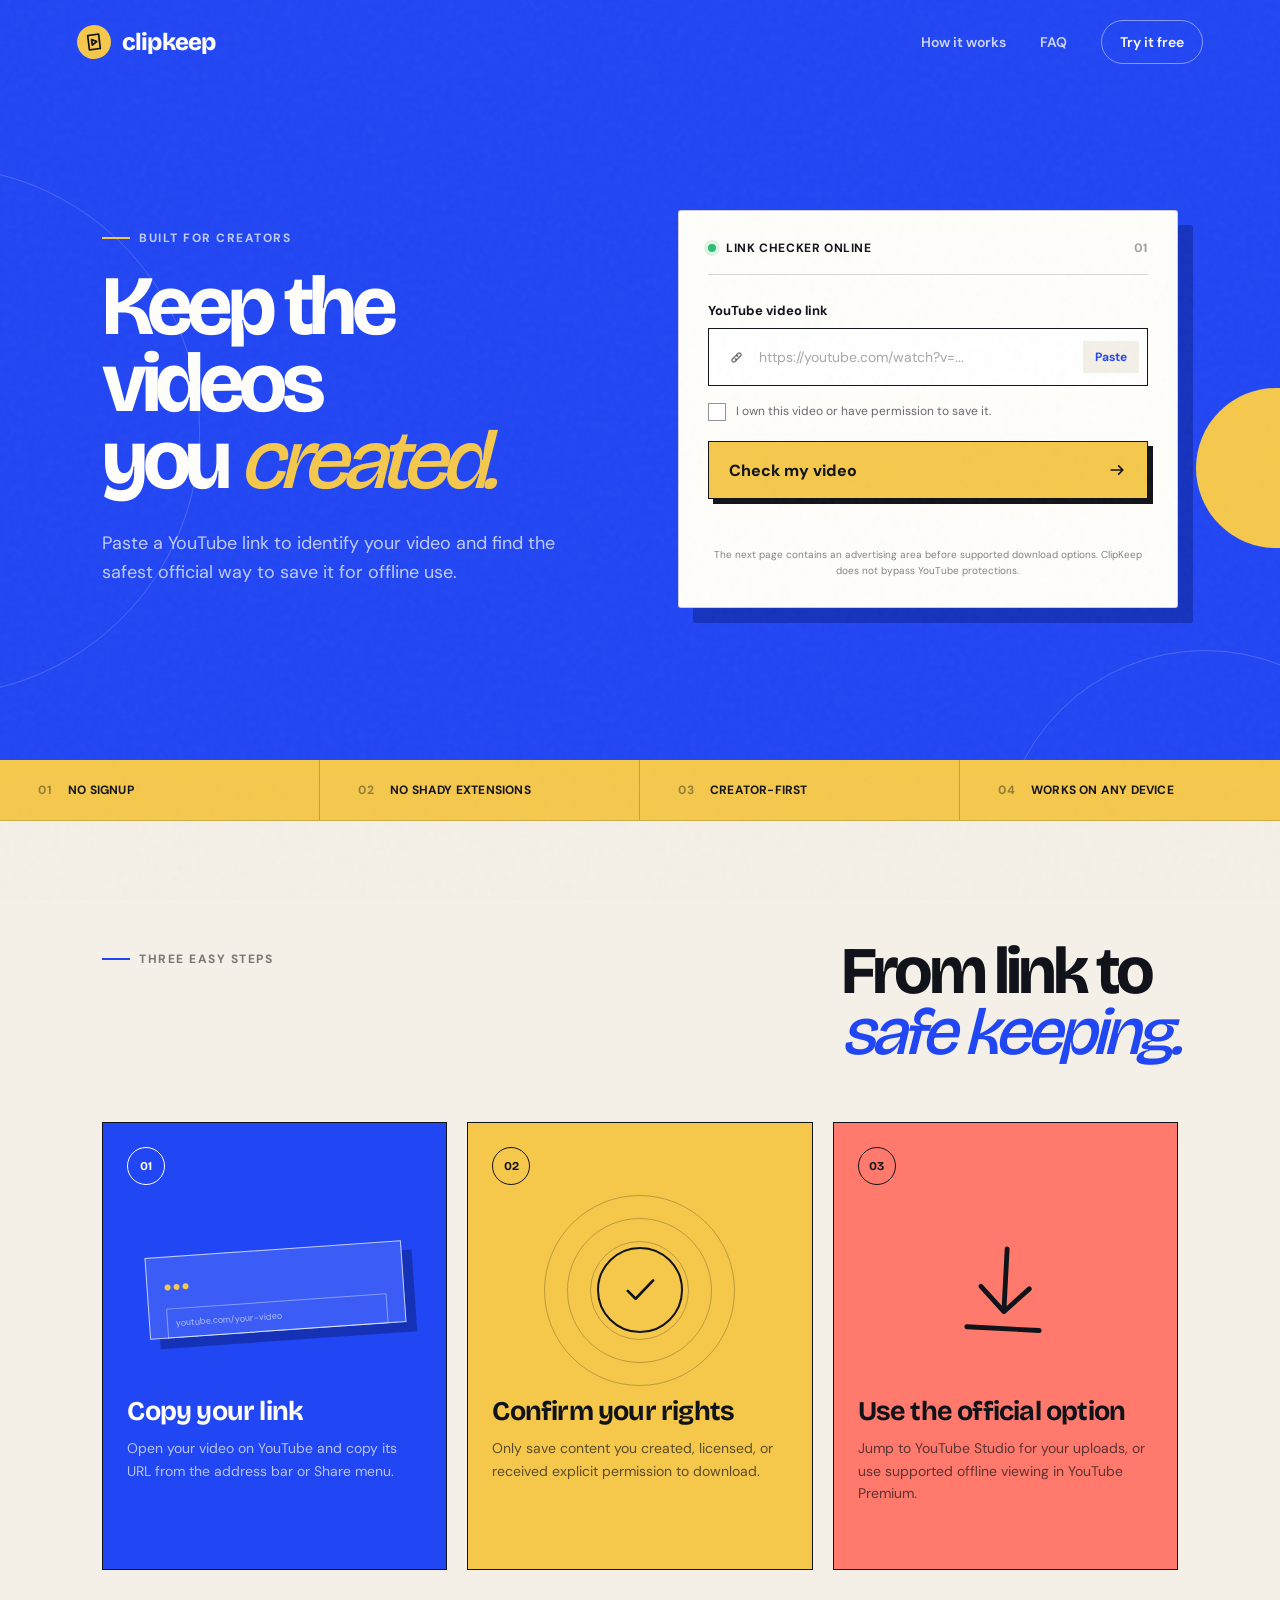
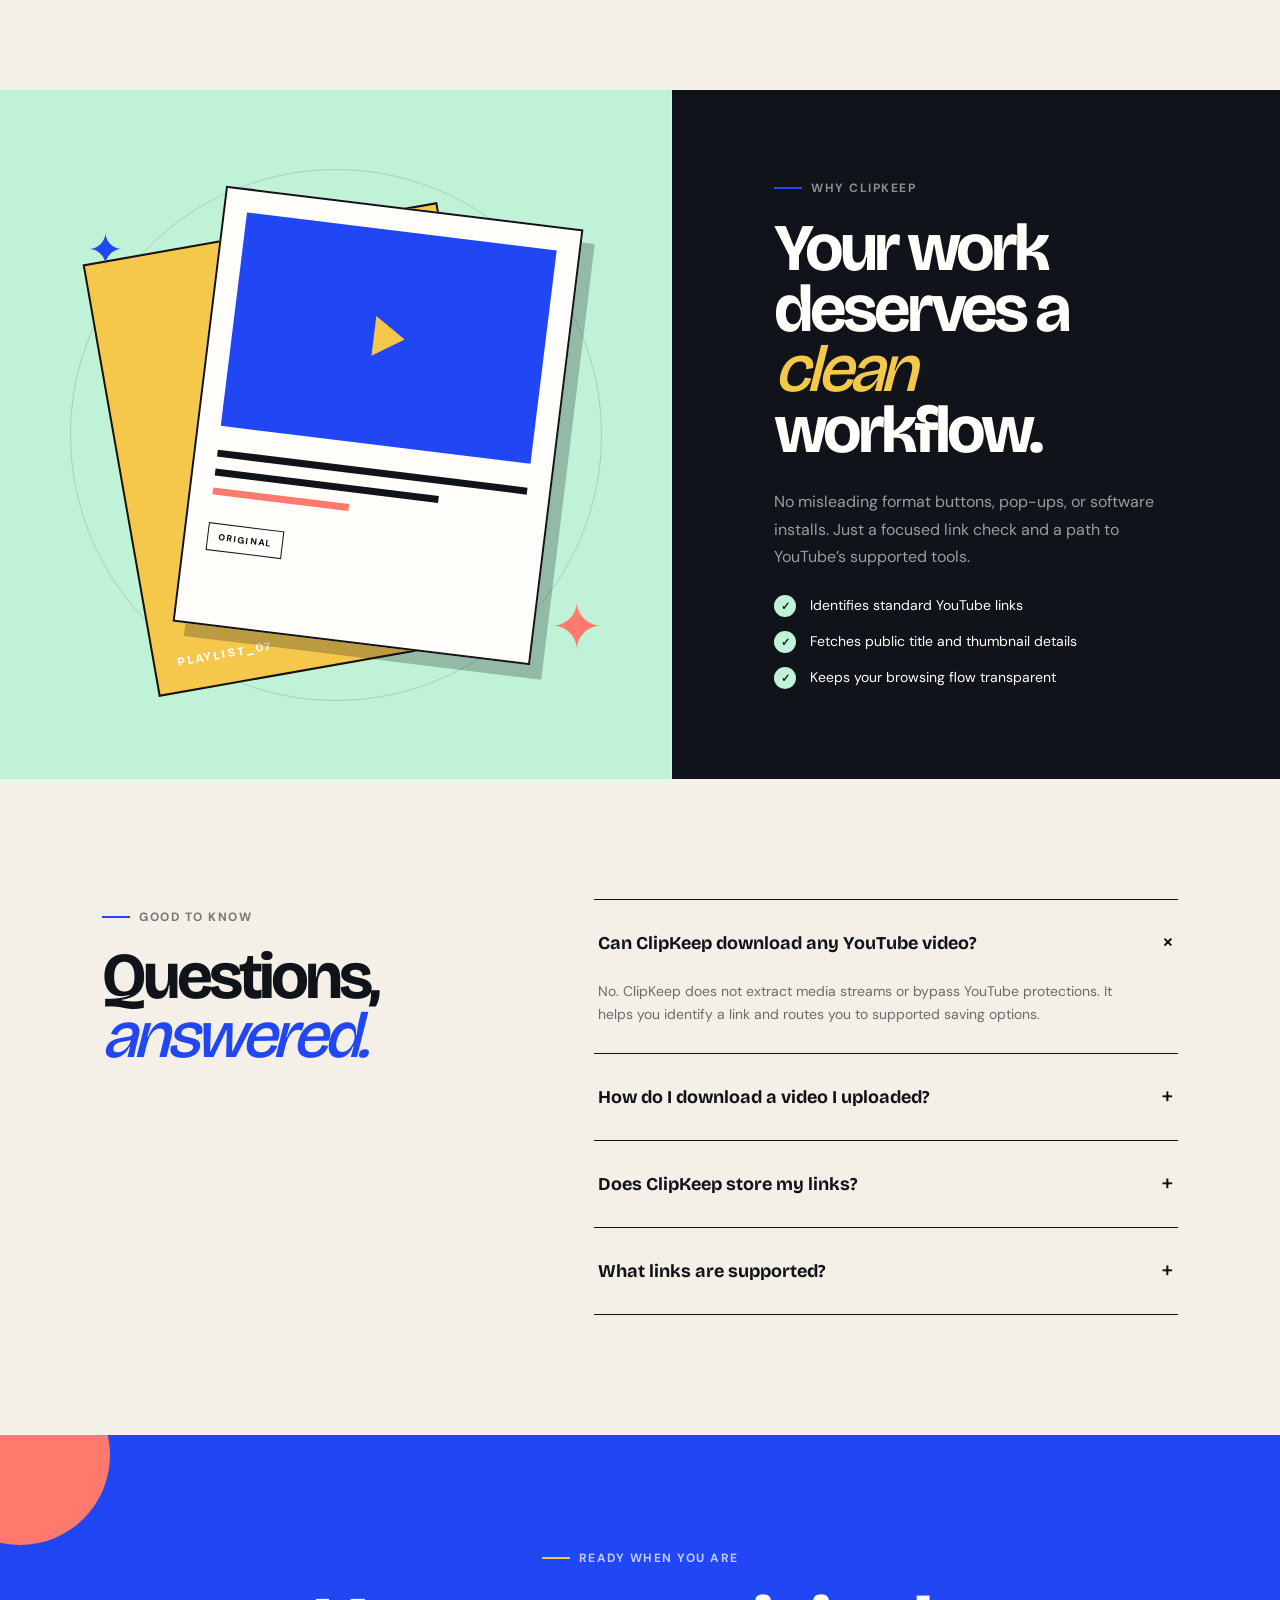
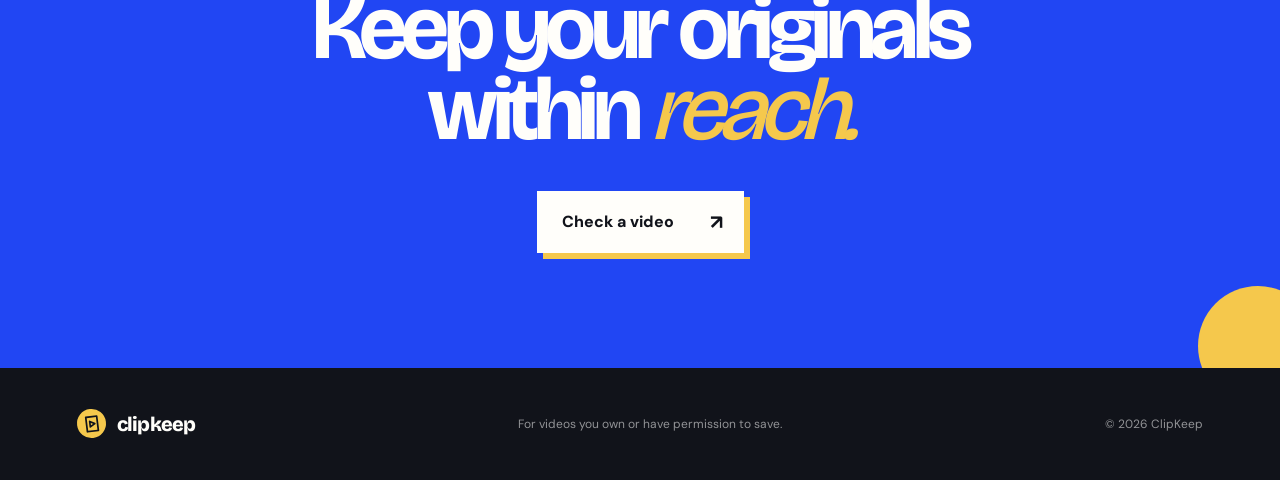
<file: index.html>
<!doctype html>
<html lang="en">
  <head>
    <meta charset="UTF-8" />
    <meta name="viewport" content="width=device-width, initial-scale=1.0" />
    <meta
      name="description"
      content="ClipKeep helps creators organize YouTube links and find the official download option for videos they own or are permitted to save."
    />
    <meta name="theme-color" content="#2146f3" />
    <title>ClipKeep — Save videos you own</title>
    <link rel="preconnect" href="https://fonts.googleapis.com" />
    <link rel="preconnect" href="https://fonts.gstatic.com" crossorigin />
    <link
      href="https://fonts.googleapis.com/css2?family=Bricolage+Grotesque:opsz,wght@12..96,500;12..96,600;12..96,700;12..96,800&family=DM+Sans:wght@400;500;600;700&display=swap"
      rel="stylesheet"
    />
    <link rel="stylesheet" href="style.css" />
  </head>
  <body>
    <div class="grain" aria-hidden="true"></div>

    <header class="site-header">
      <a class="brand" href="#top" aria-label="ClipKeep home">
        <span class="brand-mark" aria-hidden="true">
          <svg viewBox="0 0 32 32" role="img">
            <path d="M8 5.5h16v21H8z" />
            <path d="m13 12 7 4-7 4z" />
          </svg>
        </span>
        <span>clipkeep</span>
      </a>

      <nav class="nav-links" aria-label="Main navigation">
        <a href="#how-it-works">How it works</a>
        <a href="#faq">FAQ</a>
        <a class="nav-pill" href="#download">Try it free</a>
      </nav>
    </header>

    <main id="top">
      <section class="hero" id="download">
        <div class="hero-orbit orbit-one" aria-hidden="true"></div>
        <div class="hero-orbit orbit-two" aria-hidden="true"></div>

        <div class="hero-copy">
          <p class="eyebrow"><span></span> Built for creators</p>
          <h1>Keep the videos<br />you <em>created.</em></h1>
          <p class="hero-intro">
            Paste a YouTube link to identify your video and find the safest official way to save it for offline use.
          </p>
        </div>

        <div class="tool-shell">
          <div class="tool-topline">
            <span class="tool-status"><i></i> Link checker online</span>
            <span class="tool-number">01</span>
          </div>

          <form class="download-form" id="download-form" novalidate>
            <label for="video-url">YouTube video link</label>
            <div class="input-wrap">
              <svg class="input-icon" viewBox="0 0 24 24" aria-hidden="true">
                <path d="M10.6 13.4a2 2 0 0 0 2.8 0l3-3a2 2 0 1 0-2.8-2.8L12.2 9" />
                <path d="M13.4 10.6a2 2 0 0 0-2.8 0l-3 3a2 2 0 1 0 2.8 2.8l1.4-1.4" />
              </svg>
              <input
                id="video-url"
                name="video-url"
                type="url"
                inputmode="url"
                autocomplete="url"
                placeholder="https://youtube.com/watch?v=..."
                aria-describedby="form-message"
              />
              <button class="paste-button" id="paste-button" type="button">Paste</button>
            </div>

            <label class="rights-check">
              <input id="rights-confirmation" type="checkbox" />
              <span class="fake-check" aria-hidden="true">
                <svg viewBox="0 0 12 10"><path d="m1 5 3 3 7-7" /></svg>
              </span>
              <span>I own this video or have permission to save it.</span>
            </label>

            <button class="primary-button" type="submit">
              <span>Check my video</span>
              <svg viewBox="0 0 24 24" aria-hidden="true">
                <path d="M5 12h14M14 7l5 5-5 5" />
              </svg>
            </button>
            <p class="form-message" id="form-message" role="status" aria-live="polite"></p>
          </form>

          <div class="result-card" id="result-card" hidden>
            <div class="result-thumb-wrap">
              <img id="result-thumb" alt="" />
              <span class="result-badge">YouTube</span>
            </div>
            <div class="result-content">
              <p class="result-label">Video found</p>
              <h2 id="result-title">Your YouTube video</h2>
              <p id="result-author">Ready for an official save option.</p>
              <div class="result-actions">
                <a class="official-button" id="download-link" href="download.html">
                  Continue to download
                  <svg viewBox="0 0 24 24" aria-hidden="true"><path d="M7 17 17 7M8 7h9v9" /></svg>
                </a>
                <button class="reset-button" id="reset-button" type="button">Check another</button>
              </div>
            </div>
          </div>

          <p class="tool-note">
            The next page contains an advertising area before supported download options. ClipKeep does not bypass YouTube protections.
          </p>
        </div>
      </section>

      <section class="trust-strip" aria-label="Product benefits">
        <div><span>01</span> No signup</div>
        <div><span>02</span> No shady extensions</div>
        <div><span>03</span> Creator-first</div>
        <div><span>04</span> Works on any device</div>
      </section>

      <section class="how-section" id="how-it-works">
        <div class="section-heading">
          <p class="eyebrow dark"><span></span> Three easy steps</p>
          <h2>From link to<br /><em>safe keeping.</em></h2>
        </div>

        <div class="steps-grid">
          <article class="step-card step-blue">
            <span class="step-number">01</span>
            <div class="step-art paste-art" aria-hidden="true">
              <div class="mini-window">
                <i></i><i></i><i></i>
                <span>youtube.com/your-video</span>
              </div>
            </div>
            <h3>Copy your link</h3>
            <p>Open your video on YouTube and copy its URL from the address bar or Share menu.</p>
          </article>

          <article class="step-card step-yellow">
            <span class="step-number">02</span>
            <div class="step-art check-art" aria-hidden="true">
              <div class="pulse-ring"></div>
              <svg viewBox="0 0 48 48"><path d="m10 25 9 9 20-21" /></svg>
            </div>
            <h3>Confirm your rights</h3>
            <p>Only save content you created, licensed, or received explicit permission to download.</p>
          </article>

          <article class="step-card step-coral">
            <span class="step-number">03</span>
            <div class="step-art save-art" aria-hidden="true">
              <svg viewBox="0 0 48 48"><path d="M24 7v25M14 23l10 10 10-10M9 40h30" /></svg>
            </div>
            <h3>Use the official option</h3>
            <p>Jump to YouTube Studio for your uploads, or use supported offline viewing in YouTube Premium.</p>
          </article>
        </div>
      </section>

      <section class="feature-section">
        <div class="feature-visual" aria-hidden="true">
          <div class="visual-card card-back">
            <span>PLAYLIST_07</span>
          </div>
          <div class="visual-card card-front">
            <div class="video-shape"><i></i></div>
            <div class="visual-lines"><i></i><i></i><i></i></div>
            <span class="visual-chip">ORIGINAL</span>
          </div>
          <div class="spark spark-one">✦</div>
          <div class="spark spark-two">✦</div>
        </div>
        <div class="feature-copy">
          <p class="eyebrow dark"><span></span> Why ClipKeep</p>
          <h2>Your work deserves a <em>clean</em> workflow.</h2>
          <p>
            No misleading format buttons, pop-ups, or software installs. Just a focused link check and a path to YouTube’s supported tools.
          </p>
          <ul>
            <li><span>✓</span> Identifies standard YouTube links</li>
            <li><span>✓</span> Fetches public title and thumbnail details</li>
            <li><span>✓</span> Keeps your browsing flow transparent</li>
          </ul>
        </div>
      </section>

      <section class="faq-section" id="faq">
        <div class="section-heading compact">
          <p class="eyebrow dark"><span></span> Good to know</p>
          <h2>Questions,<br /><em>answered.</em></h2>
        </div>

        <div class="faq-list">
          <details open>
            <summary>Can ClipKeep download any YouTube video?<span>+</span></summary>
            <p>No. ClipKeep does not extract media streams or bypass YouTube protections. It helps you identify a link and routes you to supported saving options.</p>
          </details>
          <details>
            <summary>How do I download a video I uploaded?<span>+</span></summary>
            <p>Open YouTube Studio, choose Content, open the menu beside your upload, and select Download when that option is available.</p>
          </details>
          <details>
            <summary>Does ClipKeep store my links?<span>+</span></summary>
            <p>No. This page checks the link in your browser and does not create an account or save a link history.</p>
          </details>
          <details>
            <summary>What links are supported?<span>+</span></summary>
            <p>Standard youtube.com, youtu.be, YouTube Shorts, and YouTube Live URLs are recognized.</p>
          </details>
        </div>
      </section>

      <section class="final-cta">
        <p class="eyebrow"><span></span> Ready when you are</p>
        <h2>Keep your originals<br />within <em>reach.</em></h2>
        <a href="#download">Check a video <span>↗</span></a>
      </section>
    </main>

    <footer>
      <a class="brand footer-brand" href="#top">
        <span class="brand-mark" aria-hidden="true">
          <svg viewBox="0 0 32 32"><path d="M8 5.5h16v21H8z" /><path d="m13 12 7 4-7 4z" /></svg>
        </span>
        <span>clipkeep</span>
      </a>
      <p>For videos you own or have permission to save.</p>
      <p>© 2026 ClipKeep</p>
    </footer>

    <script src="script.js"></script>
  </body>
</html>
</file>
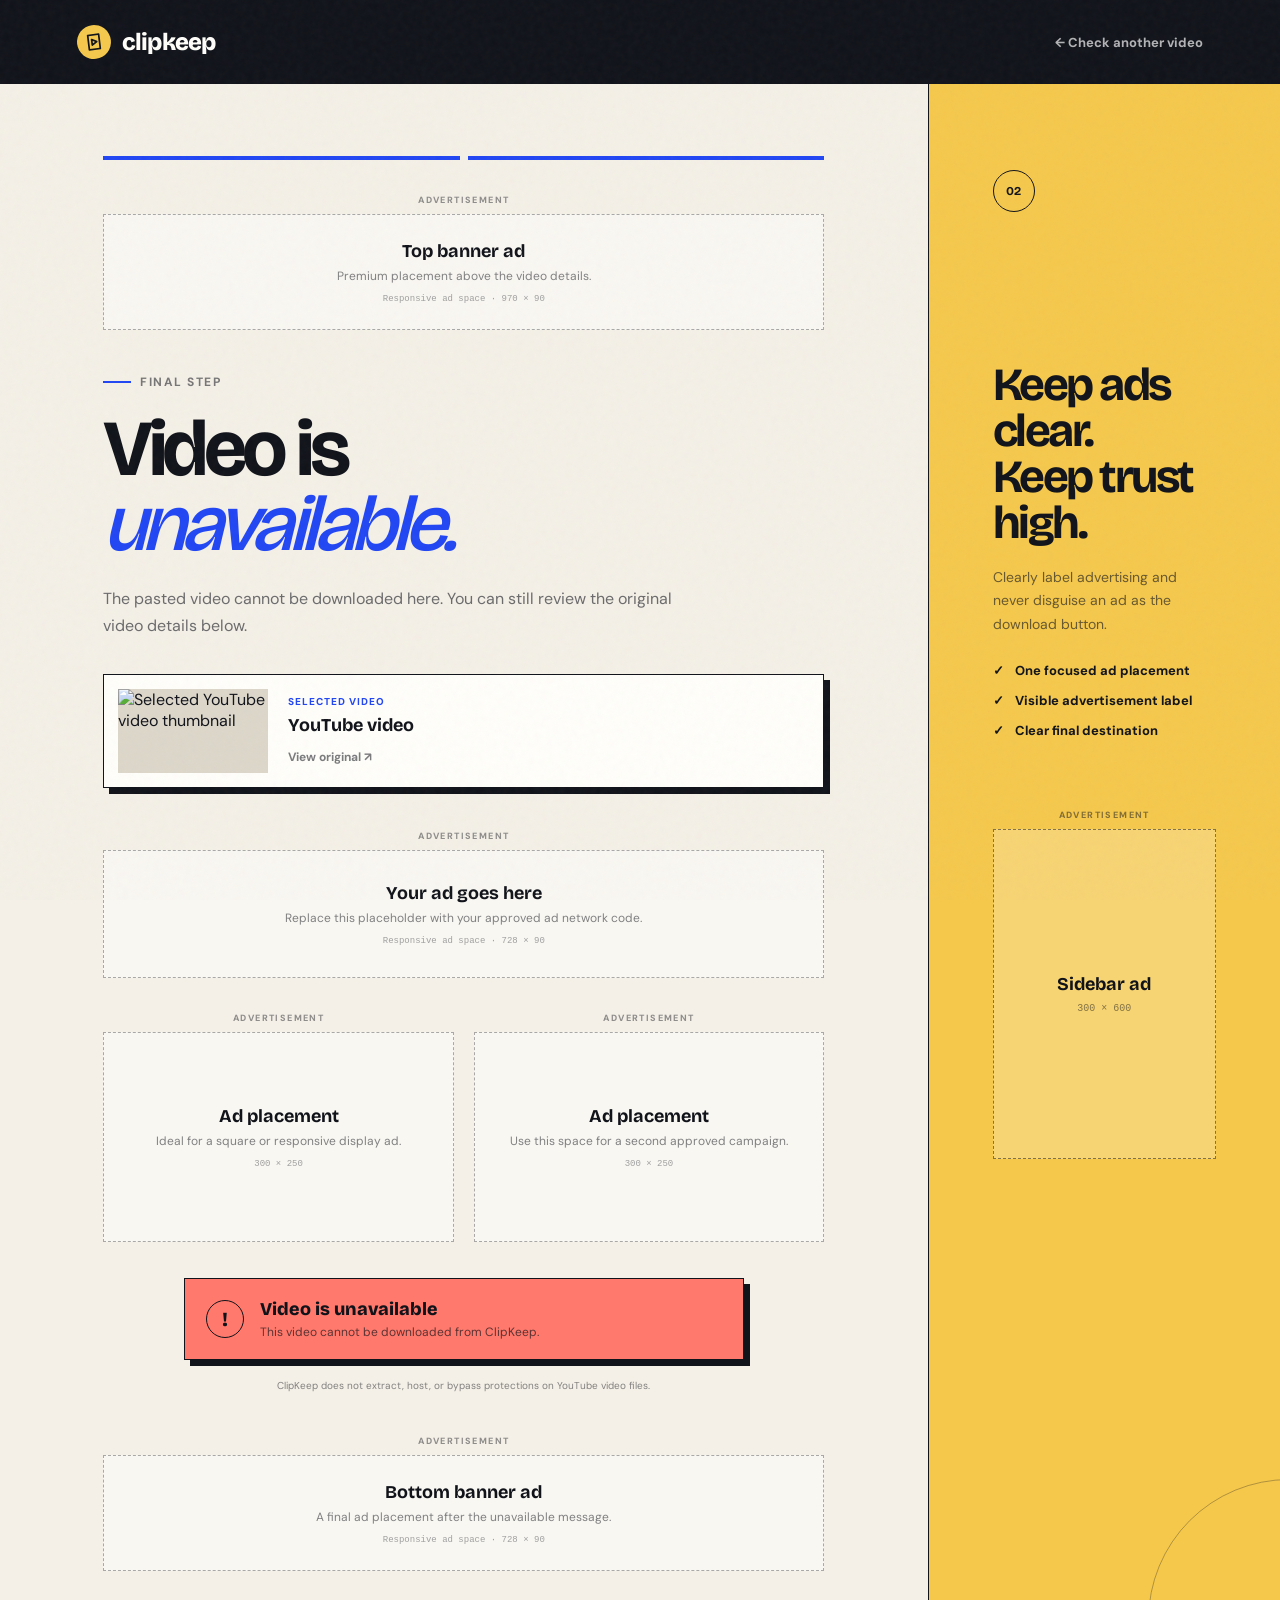
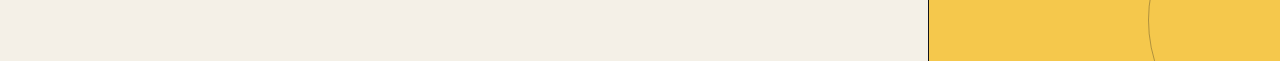
<file: download.html>
<!doctype html>
<html lang="en">
  <head>
    <meta charset="UTF-8" />
    <meta name="viewport" content="width=device-width, initial-scale=1.0" />
    <meta name="robots" content="noindex" />
    <meta name="theme-color" content="#2146f3" />
    <title>Download options — ClipKeep</title>
    <link rel="preconnect" href="https://fonts.googleapis.com" />
    <link rel="preconnect" href="https://fonts.gstatic.com" crossorigin />
    <link
      href="https://fonts.googleapis.com/css2?family=Bricolage+Grotesque:opsz,wght@12..96,500;12..96,600;12..96,700;12..96,800&family=DM+Sans:wght@400;500;600;700&display=swap"
      rel="stylesheet"
    />
    <link rel="stylesheet" href="style.css" />
  </head>
  <body class="download-page">
    <div class="grain" aria-hidden="true"></div>

    <header class="site-header download-header">
      <a class="brand" href="index.html" aria-label="ClipKeep home">
        <span class="brand-mark" aria-hidden="true">
          <svg viewBox="0 0 32 32"><path d="M8 5.5h16v21H8z" /><path d="m13 12 7 4-7 4z" /></svg>
        </span>
        <span>clipkeep</span>
      </a>
      <a class="back-link" href="index.html">← Check another video</a>
    </header>

    <main class="download-main">
      <section class="download-panel">
        <div class="download-progress" aria-label="Step 2 of 2">
          <span class="done"></span><span class="done"></span>
        </div>

        <aside class="ad-zone ad-zone-top" aria-label="Advertisement">
          <span class="ad-label">Advertisement</span>
          <div class="ad-placeholder ad-placeholder-wide">
            <strong>Top banner ad</strong>
            <p>Premium placement above the video details.</p>
            <code>Responsive ad space · 970 × 90</code>
          </div>
        </aside>

        <div class="download-heading">
          <p class="eyebrow dark"><span></span> Final step</p>
          <h1>Video is<br /><em>unavailable.</em></h1>
          <p>The pasted video cannot be downloaded here. You can still review the original video details below.</p>
        </div>

        <article class="selected-video" id="selected-video">
          <img id="selected-thumb" alt="Selected YouTube video thumbnail" />
          <div>
            <span>Selected video</span>
            <strong id="selected-title">YouTube video</strong>
            <a id="watch-link" href="https://youtube.com" target="_blank" rel="noreferrer">View original ↗</a>
          </div>
        </article>

        <aside class="ad-zone" aria-label="Advertisement">
          <span class="ad-label">Advertisement</span>
          <div class="ad-placeholder">
            <strong>Your ad goes here</strong>
            <p>Replace this placeholder with your approved ad network code.</p>
            <code>Responsive ad space · 728 × 90</code>
          </div>
        </aside>

        <div class="ad-grid" aria-label="Additional advertisements">
          <aside class="ad-zone ad-zone-card" aria-label="Advertisement">
            <span class="ad-label">Advertisement</span>
            <div class="ad-placeholder">
              <strong>Ad placement</strong>
              <p>Ideal for a square or responsive display ad.</p>
              <code>300 × 250</code>
            </div>
          </aside>
          <aside class="ad-zone ad-zone-card" aria-label="Advertisement">
            <span class="ad-label">Advertisement</span>
            <div class="ad-placeholder">
              <strong>Ad placement</strong>
              <p>Use this space for a second approved campaign.</p>
              <code>300 × 250</code>
            </div>
          </aside>
        </div>

        <div class="download-gate">
          <div class="unavailable-message" role="status">
            <span class="unavailable-icon" aria-hidden="true">!</span>
            <div>
              <strong>Video is unavailable</strong>
              <p>This video cannot be downloaded from ClipKeep.</p>
            </div>
          </div>
          <p class="download-disclosure">
            ClipKeep does not extract, host, or bypass protections on YouTube video files.
          </p>
        </div>

        <aside class="ad-zone ad-zone-bottom" aria-label="Advertisement">
          <span class="ad-label">Advertisement</span>
          <div class="ad-placeholder ad-placeholder-wide">
            <strong>Bottom banner ad</strong>
            <p>A final ad placement after the unavailable message.</p>
            <code>Responsive ad space · 728 × 90</code>
          </div>
        </aside>
      </section>

      <aside class="download-sidebar">
        <span class="sidebar-number">02</span>
        <h2>Keep ads clear.<br />Keep trust high.</h2>
        <p>Clearly label advertising and never disguise an ad as the download button.</p>
        <ul>
          <li><span>✓</span> One focused ad placement</li>
          <li><span>✓</span> Visible advertisement label</li>
          <li><span>✓</span> Clear final destination</li>
        </ul>
        <aside class="sidebar-ad" aria-label="Advertisement">
          <span class="ad-label">Advertisement</span>
          <div>
            <strong>Sidebar ad</strong>
            <code>300 × 600</code>
          </div>
        </aside>
      </aside>
    </main>

    <script src="download.js"></script>
  </body>
</html>
</file>
<file: style.css>
:root {
  --blue: #2146f3;
  --blue-dark: #1433c8;
  --ink: #11131a;
  --paper: #f4f0e7;
  --white: #fffefa;
  --yellow: #f5c84c;
  --coral: #ff796c;
  --mint: #bff2d7;
  --line: rgba(17, 19, 26, 0.16);
  --display: "Bricolage Grotesque", sans-serif;
  --body: "DM Sans", sans-serif;
}

* {
  box-sizing: border-box;
}

html {
  scroll-behavior: smooth;
}

body {
  margin: 0;
  background: var(--paper);
  color: var(--ink);
  font-family: var(--body);
  -webkit-font-smoothing: antialiased;
}

body::selection {
  background: var(--yellow);
  color: var(--ink);
}

a {
  color: inherit;
  text-decoration: none;
}

button,
input {
  font: inherit;
}

button,
a {
  -webkit-tap-highlight-color: transparent;
}

.grain {
  position: fixed;
  inset: 0;
  z-index: 30;
  pointer-events: none;
  opacity: 0.045;
  background-image: url("data:image/svg+xml,%3Csvg viewBox='0 0 160 160' xmlns='http://www.w3.org/2000/svg'%3E%3Cfilter id='n'%3E%3CfeTurbulence type='fractalNoise' baseFrequency='.9' numOctaves='3' stitchTiles='stitch'/%3E%3C/filter%3E%3Crect width='100%25' height='100%25' filter='url(%23n)' opacity='.8'/%3E%3C/svg%3E");
}

.site-header {
  height: 84px;
  display: flex;
  align-items: center;
  justify-content: space-between;
  padding: 0 clamp(24px, 6vw, 96px);
  background: var(--blue);
  color: var(--white);
  position: relative;
  z-index: 10;
}

.brand {
  display: inline-flex;
  align-items: center;
  gap: 11px;
  font: 800 24px/1 var(--display);
  letter-spacing: -0.8px;
}

.brand-mark {
  display: grid;
  place-items: center;
  width: 34px;
  height: 34px;
  background: var(--yellow);
  color: var(--ink);
  border-radius: 50%;
  transform: rotate(-7deg);
}

.brand-mark svg {
  width: 22px;
  fill: none;
  stroke: currentColor;
  stroke-width: 2.5;
  stroke-linejoin: round;
}

.nav-links {
  display: flex;
  align-items: center;
  gap: 34px;
  font-size: 14px;
  font-weight: 600;
}

.nav-links a:not(.nav-pill) {
  opacity: 0.78;
  transition: opacity 180ms ease;
}

.nav-links a:not(.nav-pill):hover {
  opacity: 1;
}

.nav-pill {
  padding: 12px 18px;
  border: 1px solid rgba(255, 255, 255, 0.45);
  border-radius: 999px;
  transition: background 180ms ease, color 180ms ease;
}

.nav-pill:hover {
  background: var(--white);
  color: var(--blue);
}

.hero {
  min-height: 676px;
  overflow: hidden;
  position: relative;
  display: grid;
  grid-template-columns: minmax(0, 1fr) minmax(390px, 500px);
  align-items: center;
  gap: clamp(44px, 8vw, 130px);
  padding: 70px clamp(24px, 8vw, 132px) 96px;
  background: var(--blue);
  color: var(--white);
}

.hero::after {
  content: "";
  position: absolute;
  width: 160px;
  height: 160px;
  right: -76px;
  top: 45%;
  border-radius: 50%;
  background: var(--yellow);
}

.hero-orbit {
  position: absolute;
  border: 1px solid rgba(255, 255, 255, 0.18);
  border-radius: 50%;
}

.orbit-one {
  width: 530px;
  height: 530px;
  left: -330px;
  top: 82px;
}

.orbit-two {
  width: 410px;
  height: 410px;
  right: -130px;
  bottom: -300px;
}

.hero-copy,
.tool-shell {
  position: relative;
  z-index: 2;
}

.hero-copy {
  animation: reveal-up 700ms both cubic-bezier(0.2, 0.75, 0.2, 1);
}

.eyebrow {
  display: flex;
  align-items: center;
  gap: 9px;
  margin: 0 0 22px;
  color: rgba(255, 255, 255, 0.72);
  font-size: 12px;
  font-weight: 700;
  letter-spacing: 1.5px;
  text-transform: uppercase;
}

.eyebrow span {
  width: 28px;
  height: 2px;
  background: var(--yellow);
}

.eyebrow.dark {
  color: rgba(17, 19, 26, 0.55);
}

.eyebrow.dark span {
  background: var(--blue);
}

.hero h1,
.section-heading h2,
.feature-copy h2,
.final-cta h2 {
  margin: 0;
  font: 700 clamp(58px, 6.6vw, 100px)/0.91 var(--display);
  letter-spacing: -5.5px;
}

.hero h1 em,
.section-heading h2 em,
.feature-copy h2 em,
.final-cta h2 em {
  color: var(--yellow);
  font-style: italic;
  font-weight: 500;
}

.hero-intro {
  max-width: 510px;
  margin: 30px 0 0;
  color: rgba(255, 255, 255, 0.72);
  font-size: 18px;
  line-height: 1.65;
}

.tool-shell {
  padding: 29px;
  background: var(--white);
  color: var(--ink);
  border: 1px solid rgba(17, 19, 26, 0.2);
  border-radius: 3px;
  box-shadow: 15px 15px 0 rgba(12, 31, 130, 0.48);
  animation: reveal-up 700ms 120ms both cubic-bezier(0.2, 0.75, 0.2, 1);
}

.tool-topline {
  display: flex;
  align-items: center;
  justify-content: space-between;
  margin-bottom: 27px;
  padding-bottom: 18px;
  border-bottom: 1px solid var(--line);
}

.tool-status {
  font-size: 12px;
  font-weight: 700;
  letter-spacing: 0.6px;
  text-transform: uppercase;
}

.tool-status i {
  display: inline-block;
  width: 8px;
  height: 8px;
  margin-right: 7px;
  border-radius: 50%;
  background: #28bf74;
  box-shadow: 0 0 0 4px rgba(40, 191, 116, 0.14);
}

.tool-number {
  font: 700 13px var(--display);
  color: rgba(17, 19, 26, 0.38);
}

.download-form > label:first-child {
  display: block;
  margin-bottom: 9px;
  font-size: 13px;
  font-weight: 700;
}

.input-wrap {
  position: relative;
  display: flex;
  align-items: center;
  height: 58px;
  border: 1.5px solid var(--ink);
  background: white;
  transition: box-shadow 180ms ease, transform 180ms ease;
}

.input-wrap:focus-within {
  box-shadow: 5px 5px 0 var(--yellow);
  transform: translate(-2px, -2px);
}

.input-icon {
  flex: 0 0 auto;
  width: 21px;
  margin-left: 17px;
  fill: none;
  stroke: rgba(17, 19, 26, 0.55);
  stroke-width: 1.8;
  stroke-linecap: round;
}

.input-wrap input {
  min-width: 0;
  flex: 1;
  height: 100%;
  padding: 0 12px;
  border: 0;
  outline: 0;
  background: transparent;
  color: var(--ink);
  font-size: 14px;
}

.input-wrap input::placeholder {
  color: rgba(17, 19, 26, 0.37);
}

.paste-button {
  margin-right: 8px;
  padding: 8px 12px;
  border: 0;
  background: var(--paper);
  color: var(--blue);
  font-size: 12px;
  font-weight: 700;
  cursor: pointer;
}

.rights-check {
  display: flex;
  align-items: flex-start;
  gap: 10px;
  margin: 17px 0 20px;
  color: rgba(17, 19, 26, 0.64);
  font-size: 12px;
  line-height: 1.45;
  cursor: pointer;
}

.rights-check input {
  position: absolute;
  opacity: 0;
  pointer-events: none;
}

.fake-check {
  display: grid;
  place-items: center;
  flex: 0 0 auto;
  width: 18px;
  height: 18px;
  border: 1.5px solid rgba(17, 19, 26, 0.45);
  background: white;
}

.fake-check svg {
  width: 12px;
  fill: none;
  stroke: white;
  stroke-width: 2;
  opacity: 0;
}

.rights-check input:checked + .fake-check {
  border-color: var(--blue);
  background: var(--blue);
}

.rights-check input:checked + .fake-check svg {
  opacity: 1;
}

.rights-check input:focus-visible + .fake-check {
  outline: 3px solid rgba(33, 70, 243, 0.28);
  outline-offset: 2px;
}

.primary-button,
.official-button {
  display: flex;
  align-items: center;
  justify-content: space-between;
  width: 100%;
  min-height: 58px;
  padding: 0 20px;
  border: 1.5px solid var(--ink);
  background: var(--yellow);
  color: var(--ink);
  font-weight: 800;
  cursor: pointer;
  box-shadow: 5px 5px 0 var(--ink);
  transition: transform 150ms ease, box-shadow 150ms ease;
}

.primary-button:hover,
.official-button:hover {
  transform: translate(2px, 2px);
  box-shadow: 3px 3px 0 var(--ink);
}

.primary-button:active,
.official-button:active {
  transform: translate(5px, 5px);
  box-shadow: 0 0 0 var(--ink);
}

.primary-button svg,
.official-button svg {
  width: 20px;
  fill: none;
  stroke: currentColor;
  stroke-width: 2;
  stroke-linecap: round;
  stroke-linejoin: round;
}

.primary-button.is-loading span::after {
  content: "...";
  display: inline-block;
  width: 14px;
  overflow: hidden;
  vertical-align: bottom;
  animation: typing 1s steps(4) infinite;
}

.form-message {
  min-height: 18px;
  margin: 12px 0 0;
  color: #c33636;
  font-size: 12px;
  line-height: 1.45;
}

.result-card {
  animation: reveal-up 420ms both ease;
}

.result-thumb-wrap {
  position: relative;
  aspect-ratio: 16 / 9;
  overflow: hidden;
  background: #e7e2d8;
}

.result-thumb-wrap img {
  width: 100%;
  height: 100%;
  object-fit: cover;
}

.result-badge {
  position: absolute;
  left: 12px;
  top: 12px;
  padding: 6px 9px;
  background: #ef302f;
  color: white;
  font-size: 10px;
  font-weight: 800;
  letter-spacing: 0.5px;
  text-transform: uppercase;
}

.result-content {
  padding-top: 20px;
}

.result-label {
  margin: 0 0 7px;
  color: var(--blue);
  font-size: 11px;
  font-weight: 800;
  letter-spacing: 1px;
  text-transform: uppercase;
}

.result-content h2 {
  margin: 0;
  font: 700 24px/1.15 var(--display);
  letter-spacing: -0.8px;
}

.result-content > p:not(.result-label) {
  margin: 8px 0 18px;
  color: rgba(17, 19, 26, 0.58);
  font-size: 13px;
}

.result-actions {
  display: grid;
  grid-template-columns: 1fr auto;
  gap: 14px;
  align-items: stretch;
}

.official-button {
  min-height: 52px;
  padding: 0 15px;
  font-size: 13px;
  box-shadow: 4px 4px 0 var(--ink);
}

.reset-button {
  border: 0;
  background: transparent;
  color: rgba(17, 19, 26, 0.58);
  font-size: 12px;
  font-weight: 700;
  cursor: pointer;
}

.reset-button:hover {
  color: var(--ink);
}

.tool-note {
  margin: 18px 0 0;
  color: rgba(17, 19, 26, 0.52);
  font-size: 10px;
  line-height: 1.55;
  text-align: center;
}

.trust-strip {
  display: grid;
  grid-template-columns: repeat(4, 1fr);
  border-bottom: 1px solid var(--line);
  background: var(--yellow);
}

.trust-strip div {
  padding: 22px clamp(14px, 3vw, 42px);
  border-right: 1px solid rgba(17, 19, 26, 0.22);
  font-size: 12px;
  font-weight: 700;
  letter-spacing: 0.2px;
  text-transform: uppercase;
}

.trust-strip div:last-child {
  border-right: 0;
}

.trust-strip span {
  margin-right: 13px;
  color: rgba(17, 19, 26, 0.42);
}

.how-section,
.faq-section {
  padding: 120px clamp(24px, 8vw, 132px);
}

.section-heading {
  display: flex;
  align-items: end;
  justify-content: space-between;
  margin-bottom: 60px;
}

.section-heading .eyebrow {
  align-self: start;
  margin-top: 10px;
}

.section-heading h2,
.feature-copy h2 {
  font-size: clamp(48px, 5.2vw, 76px);
  letter-spacing: -4px;
}

.section-heading h2 em,
.feature-copy h2 em {
  color: var(--blue);
}

.steps-grid {
  display: grid;
  grid-template-columns: repeat(3, 1fr);
  gap: 20px;
}

.step-card {
  min-height: 448px;
  position: relative;
  padding: 24px;
  border: 1.5px solid var(--ink);
  overflow: hidden;
  transition: transform 220ms ease, box-shadow 220ms ease;
}

.step-card:hover {
  transform: translateY(-6px) rotate(-0.5deg);
  box-shadow: 8px 8px 0 var(--ink);
}

.step-blue {
  background: var(--blue);
  color: var(--white);
}

.step-yellow {
  background: var(--yellow);
}

.step-coral {
  background: var(--coral);
}

.step-number {
  display: grid;
  place-items: center;
  width: 38px;
  height: 38px;
  border: 1px solid currentColor;
  border-radius: 50%;
  font: 700 12px var(--display);
}

.step-art {
  height: 210px;
  display: grid;
  place-items: center;
}

.mini-window {
  width: 87%;
  height: 82px;
  padding: 17px;
  border: 1px solid rgba(255, 255, 255, 0.7);
  background: rgba(255, 255, 255, 0.12);
  transform: rotate(-4deg);
  box-shadow: 10px 10px 0 rgba(10, 29, 120, 0.5);
}

.mini-window i {
  display: inline-block;
  width: 6px;
  height: 6px;
  margin-right: 3px;
  border-radius: 50%;
  background: var(--yellow);
}

.mini-window span {
  display: block;
  overflow: hidden;
  margin-top: 13px;
  padding: 8px;
  border: 1px solid rgba(255, 255, 255, 0.4);
  color: rgba(255, 255, 255, 0.6);
  font-size: 9px;
  white-space: nowrap;
}

.check-art {
  position: relative;
}

.check-art svg {
  width: 86px;
  height: 86px;
  z-index: 2;
  padding: 20px;
  border: 2px solid var(--ink);
  border-radius: 50%;
  fill: none;
  stroke: var(--ink);
  stroke-width: 3;
  stroke-linecap: round;
  stroke-linejoin: round;
}

.pulse-ring {
  position: absolute;
  width: 145px;
  height: 145px;
  border: 1px solid rgba(17, 19, 26, 0.25);
  border-radius: 50%;
}

.pulse-ring::before,
.pulse-ring::after {
  content: "";
  position: absolute;
  inset: -24px;
  border: inherit;
  border-radius: inherit;
}

.pulse-ring::after {
  inset: 22px;
}

.save-art svg {
  width: 116px;
  fill: none;
  stroke: var(--ink);
  stroke-width: 2;
  stroke-linecap: round;
  stroke-linejoin: round;
  transform: rotate(3deg);
}

.step-card h3 {
  margin: 0 0 10px;
  font: 700 27px var(--display);
  letter-spacing: -0.8px;
}

.step-card p {
  margin: 0;
  color: currentColor;
  opacity: 0.68;
  font-size: 14px;
  line-height: 1.6;
}

.feature-section {
  display: grid;
  grid-template-columns: 1.05fr 0.95fr;
  min-height: 630px;
  background: var(--ink);
  color: var(--white);
}

.feature-visual {
  min-height: 560px;
  position: relative;
  overflow: hidden;
  display: grid;
  place-items: center;
  background: var(--mint);
  border-right: 1px solid rgba(255, 255, 255, 0.18);
}

.feature-visual::before {
  content: "";
  position: absolute;
  width: 530px;
  height: 530px;
  border: 1px solid rgba(17, 19, 26, 0.14);
  border-radius: 50%;
}

.visual-card {
  position: absolute;
  width: min(62%, 360px);
  aspect-ratio: 0.82;
  padding: 22px;
  border: 2px solid var(--ink);
}

.card-back {
  display: flex;
  align-items: end;
  background: var(--yellow);
  transform: translate(-38px, 15px) rotate(-10deg);
}

.card-back span {
  font: 700 12px var(--display);
  letter-spacing: 2px;
}

.card-front {
  background: var(--white);
  transform: translate(42px, -9px) rotate(7deg);
  box-shadow: 13px 13px 0 rgba(17, 19, 26, 0.25);
}

.video-shape {
  aspect-ratio: 16 / 11;
  display: grid;
  place-items: center;
  background: var(--blue);
}

.video-shape i {
  width: 0;
  height: 0;
  border-top: 20px solid transparent;
  border-bottom: 20px solid transparent;
  border-left: 31px solid var(--yellow);
}

.visual-lines {
  padding: 24px 0 16px;
}

.visual-lines i {
  display: block;
  width: 100%;
  height: 7px;
  margin-bottom: 12px;
  background: var(--ink);
}

.visual-lines i:nth-child(2) {
  width: 72%;
}

.visual-lines i:nth-child(3) {
  width: 44%;
  background: var(--coral);
}

.visual-chip {
  display: inline-block;
  padding: 7px 10px;
  border: 1px solid var(--ink);
  color: var(--ink);
  font-size: 9px;
  font-weight: 800;
  letter-spacing: 1.2px;
}

.spark {
  position: absolute;
  color: var(--blue);
  font-size: 44px;
}

.spark-one {
  left: 13%;
  top: 19%;
}

.spark-two {
  right: 10%;
  bottom: 16%;
  color: var(--coral);
  font-size: 64px;
}

.feature-copy {
  display: flex;
  flex-direction: column;
  justify-content: center;
  padding: 90px clamp(40px, 8vw, 120px);
}

.feature-copy .eyebrow.dark {
  color: rgba(255, 255, 255, 0.52);
}

.feature-copy h2 em {
  color: var(--yellow);
}

.feature-copy > p:not(.eyebrow) {
  max-width: 520px;
  margin: 28px 0 25px;
  color: rgba(255, 255, 255, 0.58);
  font-size: 16px;
  line-height: 1.7;
}

.feature-copy ul {
  display: grid;
  gap: 14px;
  margin: 0;
  padding: 0;
  list-style: none;
  font-size: 14px;
}

.feature-copy li span {
  display: inline-grid;
  place-items: center;
  width: 22px;
  height: 22px;
  margin-right: 10px;
  border-radius: 50%;
  background: var(--mint);
  color: var(--ink);
  font-size: 11px;
  font-weight: 800;
}

.faq-section {
  display: grid;
  grid-template-columns: 0.8fr 1.2fr;
  gap: 8vw;
}

.section-heading.compact {
  display: block;
  margin: 0;
}

.section-heading.compact h2 {
  font-size: clamp(48px, 5.1vw, 76px);
}

.faq-list {
  border-top: 1.5px solid var(--ink);
}

.faq-list details {
  border-bottom: 1.5px solid var(--ink);
}

.faq-list summary {
  display: flex;
  align-items: center;
  justify-content: space-between;
  gap: 20px;
  padding: 26px 4px;
  font: 700 18px/1.35 var(--display);
  cursor: pointer;
  list-style: none;
}

.faq-list summary::-webkit-details-marker {
  display: none;
}

.faq-list summary span {
  flex: 0 0 auto;
  font-size: 25px;
  font-weight: 400;
  transition: transform 180ms ease;
}

.faq-list details[open] summary span {
  transform: rotate(45deg);
}

.faq-list details p {
  max-width: 660px;
  margin: -6px 40px 26px 4px;
  color: rgba(17, 19, 26, 0.6);
  font-size: 14px;
  line-height: 1.7;
}

.final-cta {
  position: relative;
  overflow: hidden;
  padding: 115px 24px;
  background: var(--blue);
  color: var(--white);
  text-align: center;
}

.final-cta::before,
.final-cta::after {
  content: "";
  position: absolute;
  border-radius: 50%;
  background: var(--coral);
}

.final-cta::before {
  width: 180px;
  height: 180px;
  left: -70px;
  top: -70px;
}

.final-cta::after {
  width: 120px;
  height: 120px;
  right: -38px;
  bottom: -38px;
  background: var(--yellow);
}

.final-cta .eyebrow {
  justify-content: center;
}

.final-cta h2 {
  position: relative;
  z-index: 1;
  font-size: clamp(54px, 7vw, 96px);
}

.final-cta a {
  display: inline-flex;
  align-items: center;
  gap: 36px;
  margin-top: 40px;
  padding: 17px 20px 17px 24px;
  border: 1.5px solid var(--white);
  background: var(--white);
  color: var(--ink);
  font-weight: 800;
  box-shadow: 6px 6px 0 var(--yellow);
  transition: transform 180ms ease;
}

.final-cta a:hover {
  transform: translateY(-4px);
}

.final-cta a span {
  font-size: 20px;
}

footer {
  display: flex;
  align-items: center;
  justify-content: space-between;
  gap: 24px;
  padding: 36px clamp(24px, 6vw, 96px);
  background: var(--ink);
  color: rgba(255, 255, 255, 0.54);
  font-size: 12px;
}

.footer-brand {
  color: var(--white);
  font-size: 20px;
}

.footer-brand .brand-mark {
  width: 29px;
  height: 29px;
}

@keyframes reveal-up {
  from {
    opacity: 0;
    transform: translateY(22px);
  }
  to {
    opacity: 1;
    transform: translateY(0);
  }
}

@keyframes typing {
  from {
    width: 0;
  }
  to {
    width: 14px;
  }
}

@media (max-width: 980px) {
  .hero {
    grid-template-columns: 1fr;
    padding-top: 55px;
  }

  .hero-copy {
    max-width: 700px;
  }

  .tool-shell {
    width: min(100%, 620px);
  }

  .steps-grid {
    grid-template-columns: 1fr;
  }

  .step-card {
    min-height: 390px;
  }

  .step-art {
    height: 170px;
  }

  .feature-section {
    grid-template-columns: 1fr;
  }

  .feature-visual {
    border-right: 0;
  }

  .faq-section {
    grid-template-columns: 1fr;
  }

  .section-heading.compact {
    margin-bottom: 55px;
  }
}

@media (max-width: 700px) {
  .site-header {
    height: 72px;
  }

  .nav-links a:not(.nav-pill) {
    display: none;
  }

  .nav-pill {
    padding: 10px 15px;
  }

  .hero {
    min-height: auto;
    gap: 46px;
    padding-bottom: 72px;
  }

  .hero h1,
  .section-heading h2,
  .feature-copy h2,
  .final-cta h2 {
    letter-spacing: -3px;
  }

  .hero-intro {
    font-size: 16px;
  }

  .tool-shell {
    padding: 22px;
    box-shadow: 9px 9px 0 rgba(12, 31, 130, 0.48);
  }

  .result-actions {
    grid-template-columns: 1fr;
  }

  .reset-button {
    padding: 10px;
  }

  .trust-strip {
    grid-template-columns: 1fr 1fr;
  }

  .trust-strip div:nth-child(2) {
    border-right: 0;
  }

  .trust-strip div:nth-child(-n + 2) {
    border-bottom: 1px solid rgba(17, 19, 26, 0.22);
  }

  .how-section,
  .faq-section {
    padding-top: 85px;
    padding-bottom: 85px;
  }

  .section-heading {
    display: block;
    margin-bottom: 42px;
  }

  .step-card {
    min-height: 410px;
  }

  .feature-visual {
    min-height: 480px;
  }

  .visual-card {
    width: min(65%, 300px);
  }

  .feature-copy {
    padding: 80px 24px;
  }

  .final-cta {
    padding: 90px 20px;
  }

  footer {
    flex-direction: column;
    align-items: flex-start;
  }
}

@media (max-width: 430px) {
  .brand {
    font-size: 21px;
  }

  .hero h1 {
    font-size: 52px;
  }

  .input-wrap {
    height: 55px;
  }

  .input-icon {
    display: none;
  }

  .input-wrap input {
    padding-left: 13px;
    font-size: 13px;
  }

  .trust-strip {
    grid-template-columns: 1fr;
  }

  .trust-strip div,
  .trust-strip div:nth-child(2) {
    border-right: 0;
    border-bottom: 1px solid rgba(17, 19, 26, 0.22);
  }

  .card-front {
    transform: translate(25px, -9px) rotate(7deg);
  }

  .card-back {
    transform: translate(-28px, 15px) rotate(-10deg);
  }
}

@media (prefers-reduced-motion: reduce) {
  *,
  *::before,
  *::after {
    scroll-behavior: auto !important;
    animation-duration: 0.01ms !important;
    animation-iteration-count: 1 !important;
    transition-duration: 0.01ms !important;
  }
}

.download-page {
  min-height: 100vh;
  background: var(--paper);
}

.download-header {
  background: var(--ink);
}

.back-link {
  color: rgba(255, 255, 255, 0.68);
  font-size: 13px;
  font-weight: 700;
}

.back-link:hover {
  color: var(--white);
}

.download-main {
  min-height: calc(100vh - 84px);
  display: grid;
  grid-template-columns: minmax(0, 1fr) minmax(300px, 0.38fr);
}

.download-panel {
  max-width: 900px;
  width: 100%;
  margin: 0 auto;
  padding: 72px clamp(24px, 7vw, 100px) 90px;
}

.download-progress {
  display: grid;
  grid-template-columns: 1fr 1fr;
  gap: 8px;
  margin-bottom: 52px;
}

.download-progress span {
  height: 4px;
  background: rgba(17, 19, 26, 0.15);
}

.download-progress .done {
  background: var(--blue);
}

.download-heading h1 {
  margin: 0;
  font: 700 clamp(50px, 6.2vw, 82px)/0.94 var(--display);
  letter-spacing: -4.5px;
}

.download-heading h1 em {
  color: var(--blue);
  font-style: italic;
  font-weight: 500;
}

.download-heading > p:last-child {
  max-width: 610px;
  margin: 24px 0 34px;
  color: rgba(17, 19, 26, 0.6);
  line-height: 1.7;
}

.selected-video {
  display: grid;
  grid-template-columns: 150px 1fr;
  gap: 20px;
  align-items: center;
  padding: 14px;
  border: 1.5px solid var(--ink);
  background: var(--white);
  box-shadow: 6px 6px 0 var(--ink);
}

.selected-video img {
  width: 150px;
  aspect-ratio: 16 / 9;
  object-fit: cover;
  background: #ddd7ca;
}

.selected-video div {
  min-width: 0;
}

.selected-video span {
  display: block;
  margin-bottom: 6px;
  color: var(--blue);
  font-size: 10px;
  font-weight: 800;
  letter-spacing: 1px;
  text-transform: uppercase;
}

.selected-video strong {
  display: block;
  overflow: hidden;
  margin-bottom: 9px;
  font: 700 18px var(--display);
  text-overflow: ellipsis;
  white-space: nowrap;
}

.selected-video a {
  color: rgba(17, 19, 26, 0.56);
  font-size: 12px;
  font-weight: 700;
}

.ad-zone {
  margin: 42px 0 34px;
}

.ad-zone-top {
  margin: -18px 0 44px;
}

.ad-label {
  display: block;
  margin-bottom: 8px;
  color: rgba(17, 19, 26, 0.45);
  font-size: 9px;
  font-weight: 800;
  letter-spacing: 1.4px;
  text-align: center;
  text-transform: uppercase;
}

.ad-placeholder {
  min-height: 128px;
  display: flex;
  flex-direction: column;
  align-items: center;
  justify-content: center;
  padding: 25px;
  border: 1px dashed rgba(17, 19, 26, 0.34);
  background: rgba(255, 255, 255, 0.45);
  text-align: center;
}

.ad-placeholder strong {
  font: 700 18px var(--display);
}

.ad-placeholder p {
  margin: 6px 0 10px;
  color: rgba(17, 19, 26, 0.52);
  font-size: 12px;
}

.ad-placeholder code {
  color: rgba(17, 19, 26, 0.38);
  font-size: 9px;
}

.ad-placeholder-wide {
  min-height: 110px;
}

.ad-grid {
  display: grid;
  grid-template-columns: 1fr 1fr;
  gap: 20px;
  margin-bottom: 36px;
}

.ad-zone-card {
  margin: 0;
}

.ad-zone-card .ad-placeholder {
  min-height: 210px;
}

.download-gate {
  text-align: center;
}

.unavailable-message {
  max-width: 560px;
  display: flex;
  align-items: center;
  gap: 16px;
  margin: 0 auto;
  padding: 19px 21px;
  border: 1.5px solid var(--ink);
  background: var(--coral);
  color: var(--ink);
  text-align: left;
  box-shadow: 6px 6px 0 var(--ink);
}

.unavailable-icon {
  display: grid;
  place-items: center;
  flex: 0 0 auto;
  width: 38px;
  height: 38px;
  border: 1.5px solid var(--ink);
  border-radius: 50%;
  font: 800 20px var(--display);
}

.unavailable-message strong {
  display: block;
  font: 800 18px var(--display);
}

.unavailable-message p {
  margin: 4px 0 0;
  font-size: 12px;
  opacity: 0.68;
}

.download-disclosure {
  max-width: 560px;
  margin: 18px auto 0;
  color: rgba(17, 19, 26, 0.5);
  font-size: 10px;
  line-height: 1.55;
}

.ad-zone-bottom {
  margin: 42px 0 0;
}

.download-sidebar {
  position: relative;
  overflow: hidden;
  padding: 86px clamp(34px, 5vw, 72px);
  background: var(--yellow);
  border-left: 1.5px solid var(--ink);
}

.download-sidebar::after {
  content: "";
  position: absolute;
  width: 280px;
  height: 280px;
  right: -150px;
  bottom: -100px;
  border: 1.5px solid rgba(17, 19, 26, 0.3);
  border-radius: 50%;
}

.sidebar-number {
  display: grid;
  place-items: center;
  width: 42px;
  height: 42px;
  border: 1.5px solid var(--ink);
  border-radius: 50%;
  font: 700 12px var(--display);
}

.download-sidebar h2 {
  margin: 150px 0 20px;
  font: 700 clamp(34px, 3.6vw, 54px)/1 var(--display);
  letter-spacing: -2.5px;
}

.download-sidebar > p {
  color: rgba(17, 19, 26, 0.62);
  font-size: 14px;
  line-height: 1.65;
}

.download-sidebar ul {
  display: grid;
  gap: 13px;
  margin: 26px 0 0;
  padding: 0;
  list-style: none;
  font-size: 13px;
  font-weight: 700;
}

.download-sidebar li span {
  margin-right: 8px;
}

.sidebar-ad {
  position: relative;
  z-index: 1;
  margin-top: 70px;
}

.sidebar-ad .ad-label {
  color: rgba(17, 19, 26, 0.5);
}

.sidebar-ad > div {
  min-height: 330px;
  display: flex;
  flex-direction: column;
  align-items: center;
  justify-content: center;
  padding: 20px;
  border: 1px dashed rgba(17, 19, 26, 0.5);
  background: rgba(255, 255, 255, 0.22);
  text-align: center;
}

.sidebar-ad strong {
  font: 700 18px var(--display);
}

.sidebar-ad code {
  margin-top: 8px;
  color: rgba(17, 19, 26, 0.5);
  font-size: 10px;
}

@media (max-width: 930px) {
  .download-main {
    grid-template-columns: 1fr;
  }

  .download-sidebar {
    border-top: 1.5px solid var(--ink);
    border-left: 0;
  }

  .download-sidebar h2 {
    margin-top: 70px;
  }

  .sidebar-ad > div {
    min-height: 180px;
  }
}

@media (max-width: 560px) {
  .download-header {
    height: 72px;
  }

  .back-link {
    font-size: 0;
  }

  .back-link::after {
    content: "← Back";
    font-size: 12px;
  }

  .download-main {
    min-height: calc(100vh - 72px);
  }

  .download-panel {
    padding-top: 48px;
  }

  .download-heading h1 {
    font-size: 49px;
    letter-spacing: -3px;
  }

  .selected-video {
    grid-template-columns: 105px 1fr;
    gap: 13px;
  }

  .selected-video img {
    width: 105px;
  }

  .selected-video strong {
    font-size: 15px;
  }

  .ad-grid {
    grid-template-columns: 1fr;
  }

  .ad-zone-card .ad-placeholder {
    min-height: 170px;
  }
}
</file>
